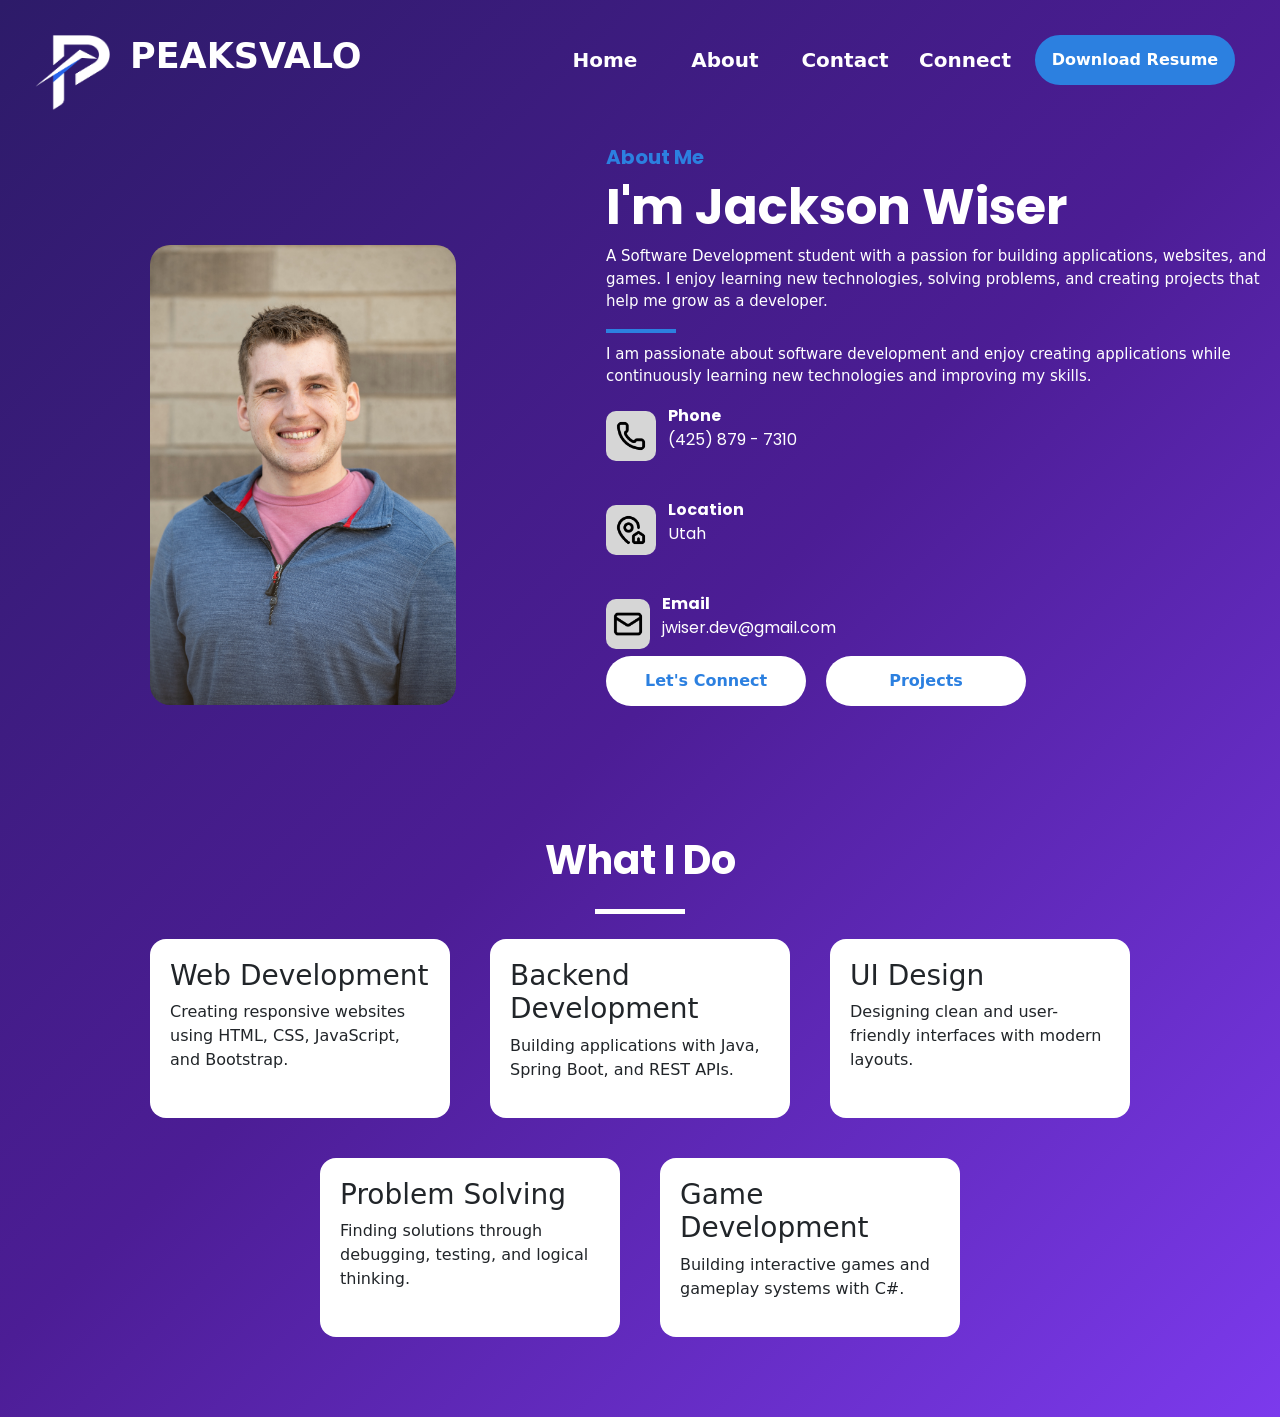
<file: about-page.html>
<!DOCTYPE html>
<html lang="en">

<head>
    <meta charset="UTF-8">
    <meta name="viewport" content="width=device-width, initial-scale=1.0">
    <title>About</title>

    <!-- Bootstrap CSS -->
    <link href="https://cdn.jsdelivr.net/npm/bootstrap@5.3.3/dist/css/bootstrap.min.css" rel="stylesheet">

            <!--Link to fonts-->
    <link rel="preconnect" href="https://fonts.googleapis.com">
    <link href="https://fonts.googleapis.com/css2?family=Poppins:wght@300;400;500;600;700&display=swap" rel="stylesheet">

    <!-- Custom CSS -->
    <link rel="stylesheet" href="AboutPageCSS/body-content.css">
    <link rel="stylesheet" href="AboutPageCSS/bars.css">
    <link rel="stylesheet" href="AboutPageCSS/buttons.css">
    <link rel="stylesheet" href="AboutPageCSS/images.css">
    <link rel="stylesheet" href="AboutPageCSS/bars-responsive.css">
    <link rel="stylesheet" href="AboutPageCSS/images-responsive.css">
    <link rel="stylesheet" href="AboutPageCSS/body-content-responsive.css">
    <link rel="stylesheet" href="AboutPageCSS/buttons-responsive.css">
    <link rel="stylesheet" href="AboutPageCSS/mobile-btn.css">
</head>

<body>

                <!--Container to hold logo and name-->
    <div class="logo-name-container">

        <!--Sends the user home if they click the logo-->
    <a href="index.html">
        <img src="images/PV logo.png" class="PV-logo">
    </a>
        <h1 class="peaks-label">PEAKSVALO</h1>



            <!-- ==== Container for all nav button ==== -->
    <div class="nav-button-container">
        <a href="index.html" class="home-btn">Home</a>
        <a href="about-page.html" class="about-btn">About</a>
        <a href="contact-page.html" class="contact-btn">Contact</a>
        <a href="connect.html" class="connect-btn">Connect</a>
        <button class="download-resume-btn">Download Resume</button>
    
    </div>
    <!--MOBILE button-->
    <button class="hamburger-btn" id="hamburger-btn">
    <span class="icon">
        <svg viewBox="0 0 175 80" width="40" height="40">
            <rect width="80" height="15" fill="#f0f0f0" rx="10"></rect>
            <rect y="30" width="80" height="15" fill="#f0f0f0" rx="10"></rect>
            <rect y="60" width="80" height="15" fill="#f0f0f0" rx="10"></rect>
        </svg>
    </span>
    <span class="text">MENU</span>
</button>

    <!-- Mobile Menu -->
    <div class="mobile-menu">
        <a href="index.html">Home</a>
        <a href="about-page.html">About</a>
        <a href="contact-page.html">Contact</a>
        <a href="connect.html">Connect</a>
    </div>



    </div>




 


    <!-- About Me Section -->
    <div class="text-and-image-container">

        <!-- Profile Image -->
        <img src="images/SelfImage (2).jpeg" class="self-image">

        <!-- About Text Content -->
        <div class="text-content">

            <h1 style="font-size: 20px; font-weight: bold; color: rgb(44, 128, 224); font-family: 'Poppins', sans-serif;">
                About Me
            </h1>

            <h2 style="font-size: 50px; font-weight: bold; font-family: 'Poppins', sans-serif; color: white">
                I'm Jackson Wiser
            </h2>

            <p class="self-description-one" style="color: white">
                A Software Development student with a passion for building
                applications, websites, and games. I enjoy learning new
                technologies, solving problems, and creating projects that
                help me grow as a developer.
            </p>

        <div class="underline-container">
            <div class="underline"></div>
        </div>

            <p style="margin-top: 10px; color: white" class="self-description-two">
                I am passionate about software development and enjoy creating
                applications while continuously learning new technologies and
                improving my skills.
            </p>

            <!-- Contact Info Blocks -->
            <div class="block-container">

                <div class="block-one-container">
                    <div class="block">
                        <img src="images/phoneicon.png" class="icons">
                    </div>

                    <div class="text-container">
                        <p style="font-family: 'Poppins', sans-serif; color: white"><b>Phone</b><br>(425) 879 - 7310</p>
                    </div>
                </div>

                <div class="block-one-container">
                    <div class="block">
                        <img src="images/map.png" class="icons">
                    </div>

                    <div class="text-container">
                        <p style="font-family: 'Poppins', sans-serif; color: white"><b>Location</b><br>Utah</p>
                    </div>
                </div>

                <div class="block-one-container">
                    <div class="block">
                        <img src="images/mail.png" class="icons">
                    </div>

                    <div class="text-container">
                        <p style="font-family: 'Poppins', sans-serif; color: white"><b>Email</b><br>jwiser.dev@gmail.com</p>
                    </div>
                </div>

            </div>
            <!--CONTAINER for responsive-->
        <div class="btn-connect-container">
            <a href="connect.html" class="btn-connect">Let's Connect</a>
            <a href="#" class="projects-btn">Projects</a>
        </div>

        </div>

    </div>

    <!-- What I Do Section -->
    <section class="footer">

        <h1 class="what-i-do-tag">What I Do</h1>

        <div class="center-line">
            <div class="line"></div>
        </div>

        <div class="skills-container">

            <div class="skill-card">
                <h3>Web Development</h3>
                <p>Creating responsive websites using HTML, CSS, JavaScript, and Bootstrap.</p>
            </div>

            <div class="skill-card">
                <h3>Backend Development</h3>
                <p>Building applications with Java, Spring Boot, and REST APIs.</p>
            </div>

            <div class="skill-card">
                <h3>UI Design</h3>
                <p>Designing clean and user-friendly interfaces with modern layouts.</p>
            </div>

            <div class="skill-card">
                <h3>Problem Solving</h3>
                <p>Finding solutions through debugging, testing, and logical thinking.</p>
            </div>

            <div class="skill-card">
                <h3>Game Development</h3>
                <p>Building interactive games and gameplay systems with C#.</p>
            </div>

        </div>

    </section>

    <!-- Hamburger Menu Script -->
    <script>
const burger = document.getElementById("hamburger-btn");
const mobileMenu = document.querySelector(".mobile-menu");

burger.addEventListener("click", () => {
    console.log("clicked");
    mobileMenu.classList.toggle("active");
});
    </script>

</body>

</html>
</file>
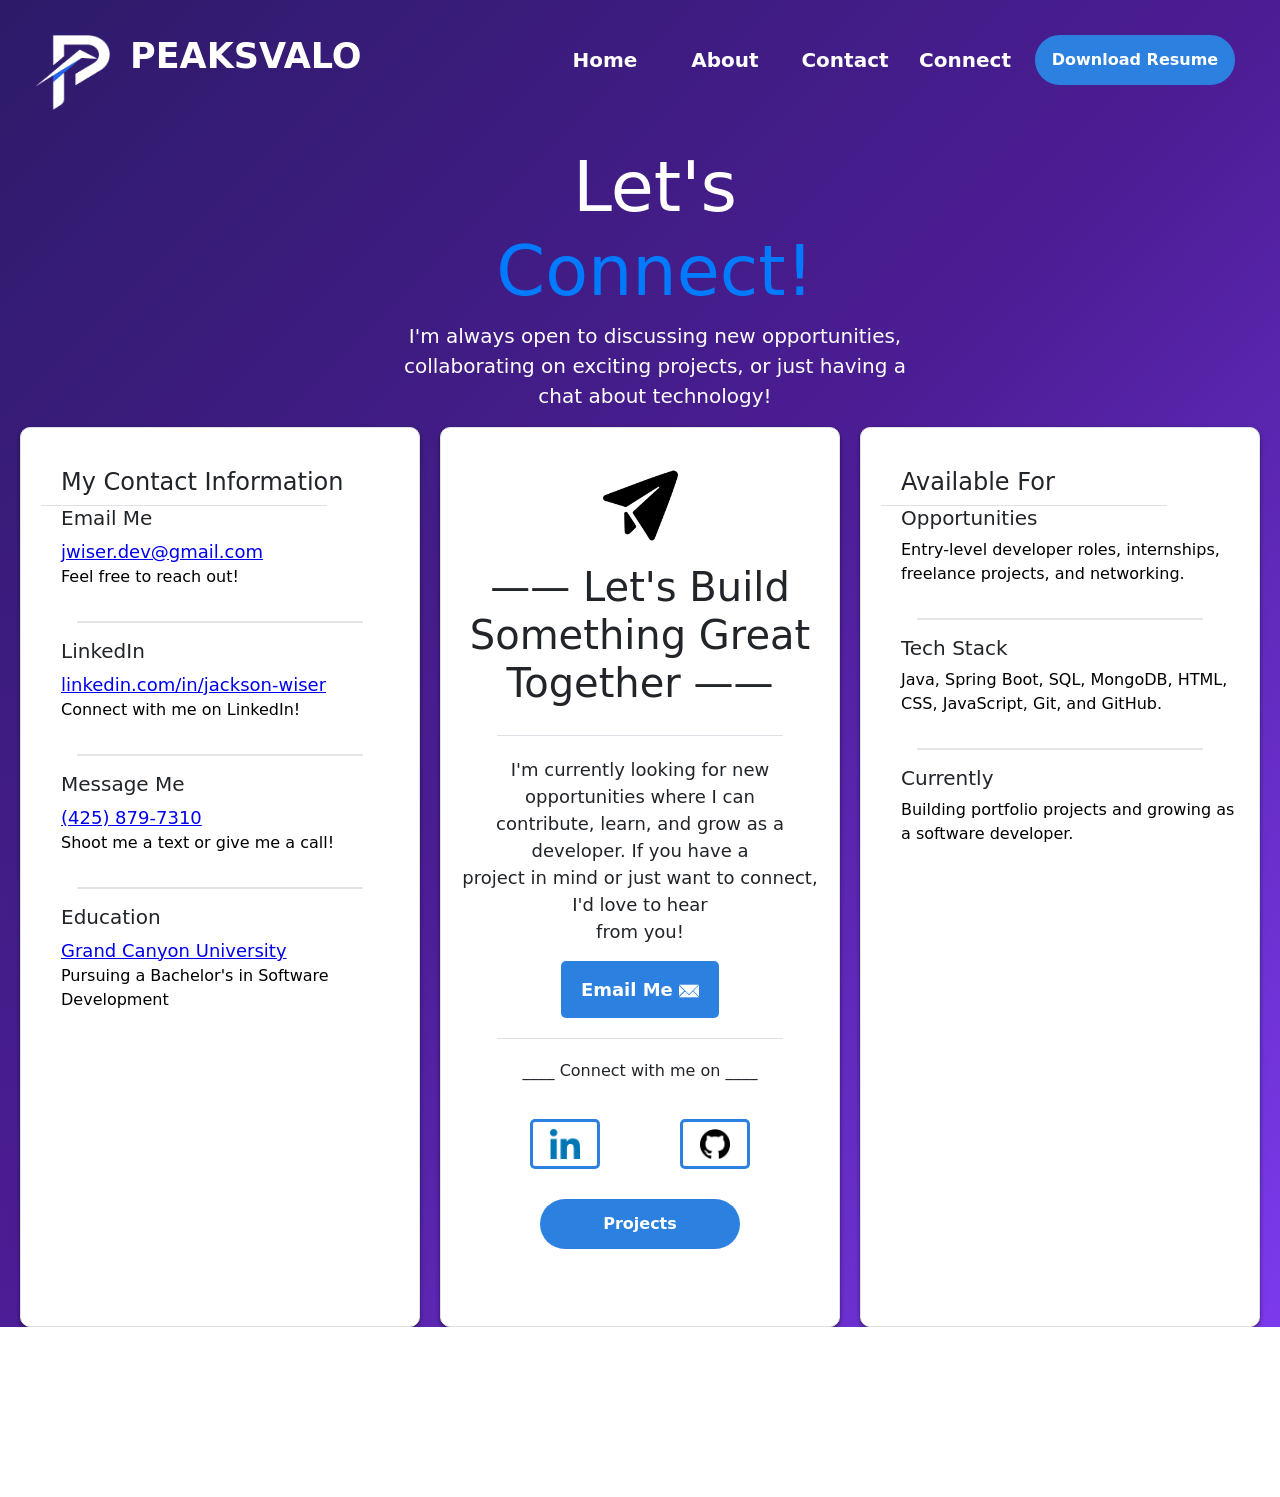
<file: connect.html>
<!DOCTYPE html>
<html lang="en">

<head>
    <meta charset="UTF-8">
    <meta name="viewport" content="width=device-width, initial-scale=1.0">
    <title>Contact</title>


        <!--Linke to fonts-->
    <link rel="preconnect" href="https://fonts.googleapis.com">
    <link href="https://fonts.googleapis.com/css2?family=Poppins:wght@300;400;500;600;700&display=swap" rel="stylesheet">

    <link href="https://cdn.jsdelivr.net/npm/bootstrap@5.3.3/dist/css/bootstrap.min.css" rel="stylesheet">
    <link rel="stylesheet" href="connectCSS/buttons.css">
    <link rel="stylesheet" href="connectCSS/buttons-responsive.css">
    <link rel="stylesheet" href="connectCSS/body-content.css">
    <link rel="stylesheet" href="connectCSS/cards.css">
    <link rel="stylesheet" href="connectCSS/bars.css">
    <link rel="stylesheet" href="connectCSS/cards-responsive.css">
    <link rel="stylesheet" href="connectCSS/body-content-responsive.css">
    <link rel="stylesheet" href="connectCSS/bars-responsive.css">
    <link rel="stylesheet" href="connectCSS/buttons-responsive.css">
    <link rel="stylesheet" href="connectCSS/mobile-btn.css">
</head>

<body>


                <!--Container to hold logo and name-->
    <div class="logo-name-container">

        <!--Sends the user home if they click the logo-->
    <a href="index.html">
        <img src="images/PV logo.png" class="PV-logo">
    </a>
        <h1 class="peaks-label">PEAKSVALO</h1>



            <!-- ==== Container for all nav button ==== -->
    <div class="nav-button-container">
        <a href="index.html" class="home-btn">Home</a>
        <a href="about-page.html" class="about-btn">About</a>
        <a href="contact-page.html" class="contact-btn">Contact</a>
        <a href="connect.html" class="connect-btn">Connect</a>
        <button class="download-resume-btn">Download Resume</button>
    
    </div>
    <!--MOBILE button-->
    <button class="hamburger-btn" id="hamburger-btn">
    <span class="icon">
        <svg viewBox="0 0 175 80" width="40" height="40">
            <rect width="80" height="15" fill="#f0f0f0" rx="10"></rect>
            <rect y="30" width="80" height="15" fill="#f0f0f0" rx="10"></rect>
            <rect y="60" width="80" height="15" fill="#f0f0f0" rx="10"></rect>
        </svg>
    </span>
    <span class="text">MENU</span>
</button>

    <!-- Mobile Menu -->
    <div class="mobile-menu">
        <a href="index.html">Home</a>
        <a href="about-page.html">About</a>
        <a href="contact-page.html">Contact</a>
        <a href="connect.html">Connect</a>
    </div>



    </div>




    <div class="text-header">
        <h1 style="padding-left: 30px; font-size: 70px; color: white;">
            Let's<br>
            <span style="color: #007bff;">Connect!</span>
        </h1>

        <p style="padding-left: 30px; font-size: 20px; font-weight: 100; color: white" class="connect-description;">
            I'm always open to discussing new opportunities,<br>
            collaborating on exciting projects, or just having a<br>
            chat about technology!
        </p>
    </div>

    <div class="body-content">

        <div class="card-content">

            <!-- LEFT CARD -->
            <div class="card">

                <h1 style="padding-left: 20px; font-size: 24px;">My Contact Information</h1>
                <div class="divider"></div>

                <div class="contact-item">
                
                    <h3 style="padding-left: 20px; font-size: 20px;">Email Me</h3>
                    <a href="mailto:jwiser.dev@gmail.com" class="email-subtag" style="padding-left: 20px;">
                        jwiser.dev@gmail.com
                    </a>
                    <p style="color: black; font-weight: 100; padding-left: 20px;">Feel free to reach out!</p>
                </div>

                <div class="divider-container" style="display: flex; justify-content: center; align-items: center;">
                    <hr style="border: 1px solid #94979b; width: 80%;">
                </div>

                <div class="contact-item">
                    <h3 style="padding-left: 20px; font-size: 20px;">LinkedIn</h3>
                    <a href="https://www.linkedin.com/in/jackson-wiser-9a13a2256/" target="_blank" class="linkedin-subtag" style="padding-left: 20px;">
                        linkedin.com/in/jackson-wiser
                    </a>
                    <p style="color: black; font-weight: 100; padding-left: 20px;">Connect with me on LinkedIn!</p>
                </div>

                <div class="divider-container" style="display: flex; justify-content: center; align-items: center;">
                    <hr style="border: 1px solid #94979b; width: 80%;">
                </div>

                <div class="contact-item">
                    <h3 style="padding-left: 20px; font-size: 20px;">Message Me</h3>
                    <a href="tel:4258797310" class="phone-subtag" style="padding-left: 20px;">
                        (425) 879-7310
                    </a>
                    <p style="color: black; font-weight: 100; padding-left: 20px;">Shoot me a text or give me a call!</p>
                </div>

                <div class="divider-container" style="display: flex; justify-content: center; align-items: center;">
                    <hr style="border: 1px solid #94979b; width: 80%;">
                </div>

                <div class="contact-item">
                    <h3 style="padding-left: 20px; font-size: 20px;">Education</h3>
                    <a href="https://www.gcu.edu/" target="_blank" class="education-subtag" style="padding-left: 20px;">
                        Grand Canyon University
                    </a>
                    <p style="color: black; font-weight: 100; padding-left: 20px;">
                        Pursuing a Bachelor's in Software Development
                    </p>
                </div>

            </div>

            <!-- MIDDLE CARD -->
            <div class="main-card-content">

                <div class="main-card">

                    <img src="images/paper-plane.png" alt="Paper Plane Image" class="paper-plane-image">

                    <h1 class="sub-text"><span class="em-dash">——</span> Let's Build Something Great Together <span class="em-dash">——</span></h1>

                    <div class="divider" style="margin: 20px 0;"></div>

                    <p style="font-size: 18px; font-weight: 100; text-align: center;">
                        I'm currently looking for new opportunities where I can<br>
                        contribute, learn, and grow as a developer. If you have a<br>
                        project in mind or just want to connect, I'd love to hear<br>
                        from you!
                    </p>

                    <a href="mailto:jwiser.dev@gmail.com" class="btn-email">
                        Email Me
                        <img src="images/white-email.png" alt="Email Icon" class="email-icon" width="20" height="20">
                    </a>

                    <div class="divider" style="margin: 20px 0;"></div>

                    <p>____ Connect with me on ____</p>

                    <div class="social-container">

                        <a href="https://www.linkedin.com/in/jackson-wiser-9a13a2256/" target="_blank" class="linkedin">
                            <img src="images/linkedin.png" alt="LinkedIn">

          
                            <div>
                                <b class="linkedin-text">LinkedIn</b>
                                <p class="connect-text">Let's Connect</p>
                            </div>
                        </a>

                        <a href="https://github.com/PeakValo05" target="_blank" class="github">
                            <img src="images/github.png" alt="GitHub">

                            <div>
                                <b class="github-text">GitHub</b>
                                <p class="connect-text">Let's Connect</p>
                            </div>
                        </a>
                    </div>

                    <!--Projects button-->
                    <button class="projects-btn">Projects</button>
                </div>

            </div>

            

            <!-- RIGHT CARD -->
            <div class="card">

                <h1 style="padding-left: 20px; font-size: 24px;">Available For</h1>
                <div class="divider"></div>

                <div class="contact-item">
                    <h3 style="padding-left: 20px; font-size: 20px;">Opportunities</h3>
                    <p style="color: black; font-weight: 100; padding-left: 20px;">
                        Entry-level developer roles, internships, freelance projects, and networking.
                    </p>
                </div>

                <div class="divider-container" style="display: flex; justify-content: center; align-items: center;">
                    <hr style="border: 1px solid #94979b; width: 80%;">
                </div>

                <div class="contact-item">
                    <h3 style="padding-left: 20px; font-size: 20px;">Tech Stack</h3>
                    <p style="color: black; font-weight: 100; padding-left: 20px;">
                        Java, Spring Boot, SQL, MongoDB, HTML, CSS, JavaScript, Git, and GitHub.
                    </p>
                </div>

                <div class="divider-container" style="display: flex; justify-content: center; align-items: center;">
                    <hr style="border: 1px solid #94979b; width: 80%;">
                </div>

                <div class="contact-item">
                    <h3 style="padding-left: 20px; font-size: 20px;">Currently</h3>
                    <p style="color: black; font-weight: 100; padding-left: 20px;">
                        Building portfolio projects and growing as a software developer.
                    </p>
                </div>

            </div>

        </div>

        <!-- FOOTER -->
        <div class="footer">
            <div class="quote-footer">

                <div class="block-container">
                    <div class="block-quote">
                        <img src="images/quote.png" class="quote-icon" alt="Quote Icon">
                    </div>
                </div>

                <p style="font-style: italic; margin: 0;">
                    "The only way to do great work is to love what you do."
                </p>

                <p style="margin: 0;">- Steve Jobs</p>

            </div>
        </div>

    </div>

    <!-- Hamburger Menu Script -->
    <script>
        const burger = document.getElementById("hamburger-btn");
        const mobileMenu = document.querySelector(".mobile-menu");

        burger.addEventListener("click", () => {
        console.log("clicked");
        mobileMenu.classList.toggle("active");
});
    </script>


</body>

</html>
</file>
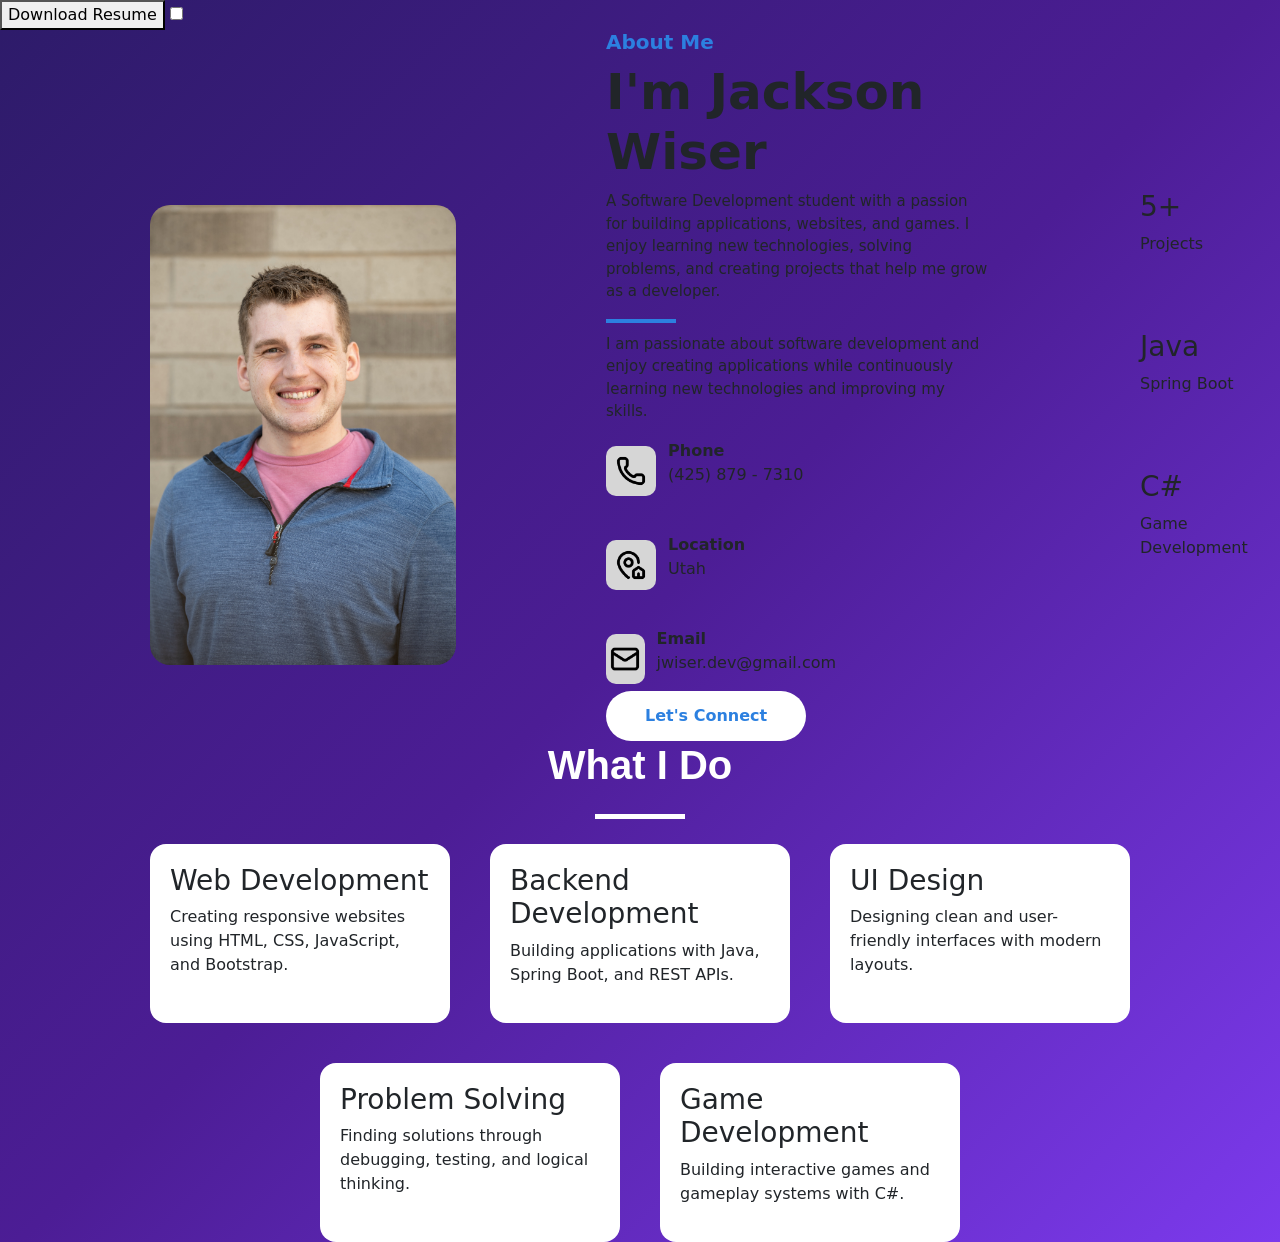
<file: HTML/about-page.html>
<!DOCTYPE html>
<html lang="en">

<head>
    <meta charset="UTF-8">
    <meta name="viewport" content="width=device-width, initial-scale=1.0">
    <title>About</title>

    <!-- Bootstrap CSS -->
    <link href="https://cdn.jsdelivr.net/npm/bootstrap@5.3.3/dist/css/bootstrap.min.css" rel="stylesheet">

    <!-- Custom CSS -->
    <link rel="stylesheet" href="/AboutPageCSS/body-content.css">
    <link rel="stylesheet" href="/AboutPageCSS/bars.css">
    <link rel="stylesheet" href="/AboutPageCSS/buttons.css">
    <link rel="stylesheet" href="/AboutPageCSS/images.css">
    <link rel="stylesheet" href="/AboutPageCSS/bars-responsive.css">
    <link rel="stylesheet" href="/AboutPageCSS/images-responsive.css">
    <link rel="stylesheet" href="/AboutPageCSS/body-content-responsive.css">
</head>

<body>

    <!-- Top Navigation Bar -->
    <div class="top-bar-nav">
        <button class="download-resume">Download Resume</button>

        <label for="burger" class="burger">
            <input id="burger" type="checkbox">
            <span></span>
            <span></span>
            <span></span>
        </label>
    </div>

    <!-- Mobile Navigation Menu -->
    <div class="mobile-menu">
        <a href="home-page.html">Home</a>
        <a href="about-page.html">About</a>
        <a href="#">Projects</a>
        <a href="contact-page.html">Contact</a>
    </div>

    <!-- About Me Section -->
    <div class="text-and-image-container">

        <!-- Profile Image -->
        <img src="/images/SelfImage (2).jpeg" class="self-image">

        <!-- About Text Content -->
        <div class="text-content">

            <h1 style="font-size: 20px; font-weight: bold; color: rgb(44, 128, 224)">
                About Me
            </h1>

            <h2 style="font-size: 50px; font-weight: bold;">
                I'm Jackson Wiser
            </h2>

            <p class="self-description-one">
                A Software Development student with a passion for building
                applications, websites, and games. I enjoy learning new
                technologies, solving problems, and creating projects that
                help me grow as a developer.
            </p>

            <div class="underline"></div>

            <p style="margin-top: 10px;" class="self-description-two">
                I am passionate about software development and enjoy creating
                applications while continuously learning new technologies and
                improving my skills.
            </p>

            <!-- Contact Info Blocks -->
            <div class="block-container">

                <div class="block-one-container">
                    <div class="block">
                        <img src="/images/phoneicon.png" class="icons">
                    </div>

                    <div class="text-container">
                        <p><b>Phone</b><br>(425) 879 - 7310</p>
                    </div>
                </div>

                <div class="block-one-container">
                    <div class="block">
                        <img src="/images/map.png" class="icons">
                    </div>

                    <div class="text-container">
                        <p><b>Location</b><br>Utah</p>
                    </div>
                </div>

                <div class="block-one-container">
                    <div class="block">
                        <img src="/images/mail.png" class="icons">
                    </div>

                    <div class="text-container">
                        <p><b>Email</b><br>jwiser.dev@gmail.com</p>
                    </div>
                </div>

            </div>

            <a href="connect.html" class="btn-connect">Let's Connect</a>

        </div>

        <!-- Stats Section -->
        <div class="stats-container">

            <div class="stat-card">
                <h3>5+</h3>
                <p>Projects</p>
            </div>

            <div class="stat-card">
                <h3>Java</h3>
                <p>Spring Boot</p>
            </div>

            <div class="stat-card">
                <h3>C#</h3>
                <p>Game Development</p>
            </div>

        </div>

    </div>

    <!-- What I Do Section -->
    <section class="sub-header">

        <h1 class="what-i-do-tag">What I Do</h1>

        <div class="center-line">
            <div class="line"></div>
        </div>

        <div class="skills-container">

            <div class="skill-card">
                <h3>Web Development</h3>
                <p>Creating responsive websites using HTML, CSS, JavaScript, and Bootstrap.</p>
            </div>

            <div class="skill-card">
                <h3>Backend Development</h3>
                <p>Building applications with Java, Spring Boot, and REST APIs.</p>
            </div>

            <div class="skill-card">
                <h3>UI Design</h3>
                <p>Designing clean and user-friendly interfaces with modern layouts.</p>
            </div>

            <div class="skill-card">
                <h3>Problem Solving</h3>
                <p>Finding solutions through debugging, testing, and logical thinking.</p>
            </div>

            <div class="skill-card">
                <h3>Game Development</h3>
                <p>Building interactive games and gameplay systems with C#.</p>
            </div>

        </div>

    </section>

    <!-- Hamburger Menu Script -->
    <script>
        const burger = document.getElementById("burger");
        const mobileMenu = document.querySelector(".mobile-menu");

        burger.addEventListener("change", () => {
            mobileMenu.classList.toggle("active");
        });
    </script>

</body>

</html>
</file>
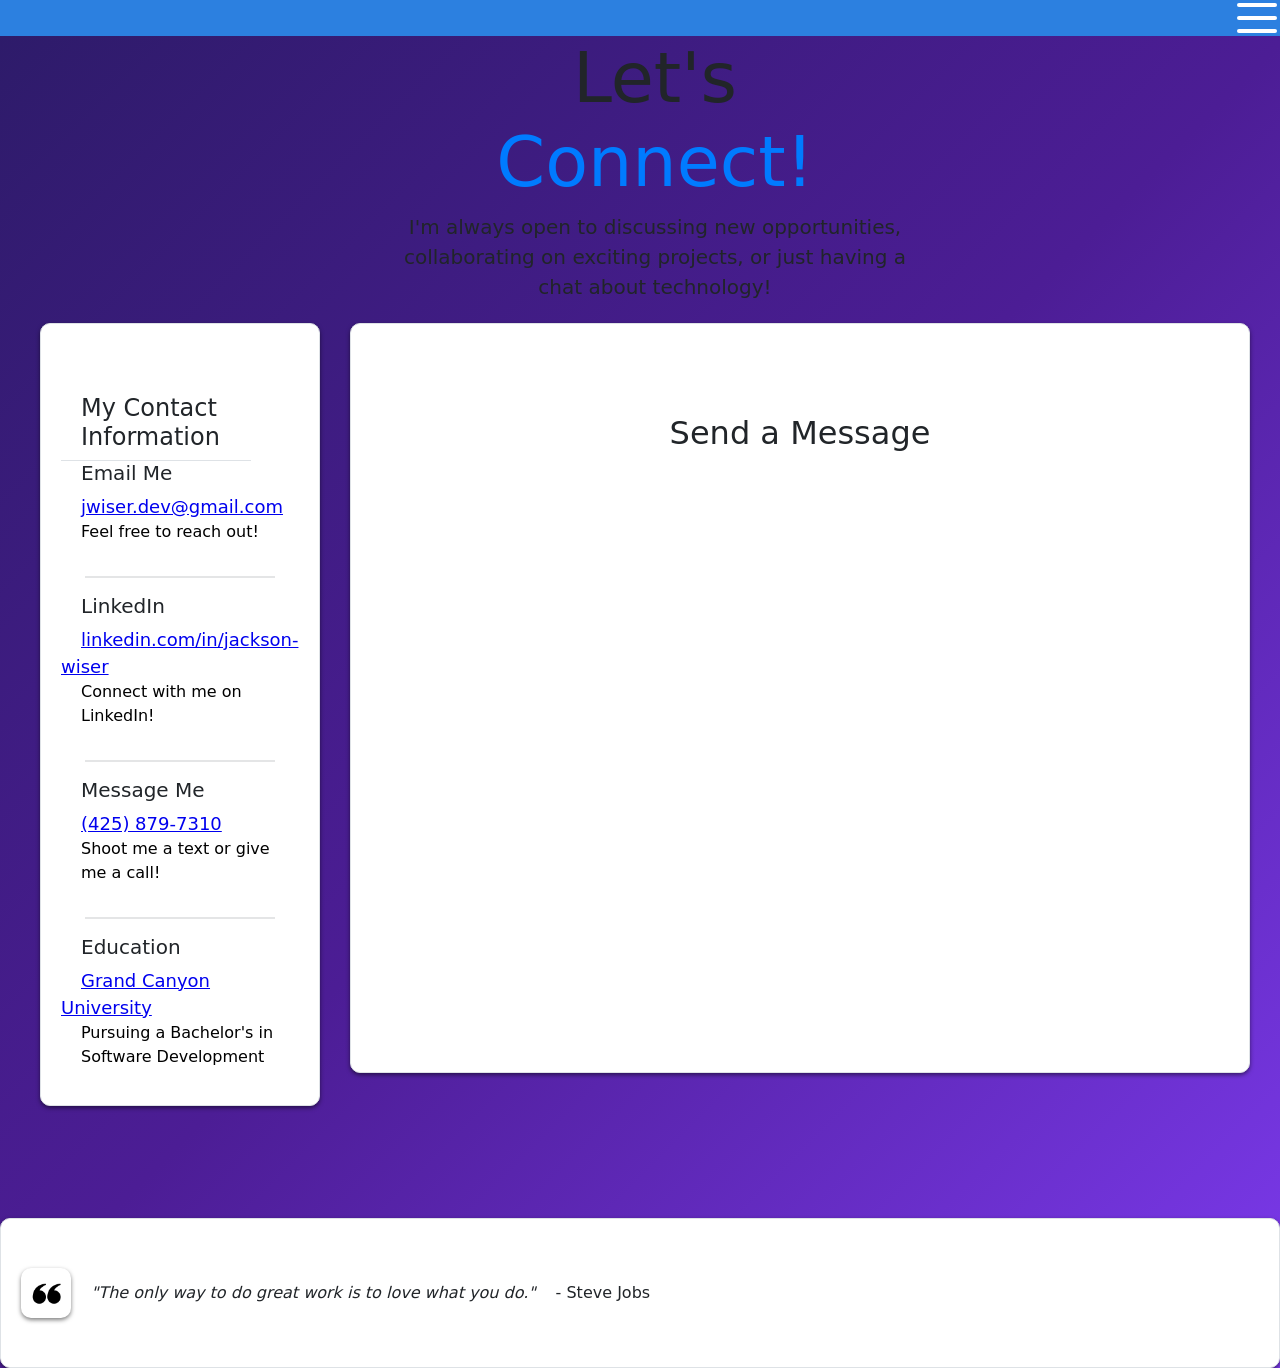
<file: HTML/connect.html>
<!DOCTYPE html>
<html lang="en">

<head>
    <meta charset="UTF-8">
    <meta name="viewport" content="width=device-width, initial-scale=1.0">
    <title>Contact</title>

    <link href="https://cdn.jsdelivr.net/npm/bootstrap@5.3.3/dist/css/bootstrap.min.css" rel="stylesheet">

    <link rel="stylesheet" href="/connectCSS/buttons.css">
    <link rel="stylesheet" href="/connectCSS/buttons-responsive.css">
    <link rel="stylesheet" href="/connectCSS/body-content.css">
    <link rel="stylesheet" href="/connectCSS/cards.css">
    <link rel="stylesheet" href="/connectCSS/bars.css">
</head>

<body>

    <div class="top-bar-nav">
        <label for="burger" class="burger">
            <input id="burger" type="checkbox">
            <span></span>
            <span></span>
            <span></span>
        </label>
    </div>

    <div class="mobile-menu">
        <a href="home-page.html">Home</a>
        <a href="about-page.html">About</a>
        <a href="#">Projects</a>
        <a href="contact-page.html">Contact</a>
    </div>

    <div class="text-header">
        <h1 style="padding-left: 30px; font-size: 70px;">
            Let's<br>
            <span style="color: #007bff;">Connect!</span>
        </h1>

        <p style="padding-left: 30px; font-size: 20px; font-weight: 100;">
            I'm always open to discussing new opportunities,<br>
            collaborating on exciting projects, or just having a<br>
            chat about technology!
        </p>
    </div>

    <div class="body-content">

        <div class="card-content">
            

            <div class="card">

                <h1 style="padding-left: 20px; font-size: 24px;">My Contact Information</h1>
                <div class="divider">
                    
                </div>

                <div class="contact-item">

    
                    <!--Link to my Email-->
                    <h3 style="padding-left: 20px; font-size: 20px;">Email Me</h3>
                    <a href="mailto:jwiser.dev@gmail.com" class="email-subtag" style="padding-left: 20px;">jwiser.dev@gmail.com</a>
                    <p style="color: black; font-weight: 100; padding-left: 20px;">Feel free to reach out!</p>
                 
                        
               
                </div>

                
                <div class="divider-container" style="display: flex; justify-content: center; align-items: center;">
                <hr style="border: 1px solid #94979b; width: 80%;">
                </div>

                <div class="contact-item">
                    <!--Link to my LinkedIn-->
                    <h3 style="padding-left: 20px; font-size: 20px;">LinkedIn</h3>
                    <a href="https://www.linkedin.com/in/jackson-wiser-9a13a2256/" target="_blank" class="linkedin-subtag" style="padding-left: 20px;">linkedin.com/in/jackson-wiser</a>
                    <p style="color: black; font-weight: 100; padding-left: 20px;">Connect with me on LinkedIn!</p>
                </div>

                <div class="divider-container" style="display: flex; justify-content: center; align-items: center;">
                    <hr style="border: 1px solid #94979b; width: 80%;">
                </div>

                <div class="contact-item">
                    <!--Link to my Phone Number-->
                    <h3 style="padding-left: 20px; font-size: 20px;">Message Me</h3>
                    <a href="tel:(425) 879-7310" class="phone-subtag" style="padding-left: 20px;">(425) 879-7310</a>
                    <p style="color: black; font-weight: 100; padding-left: 20px;" style="padding-left: 20px;">Shoot me a text or give me a call!</p>
                </div>

                <div class="divider-container" style="display: flex; justify-content: center; align-items: center;">
                    <hr style="border: 1px solid #94979b; width: 80%;">
                </div>

                <div class="contact-item">
                    <h3 style="padding-left: 20px; font-size: 20px;">Education</h3>
                    <!--Link to the GCU Website-->
                    <a href="https://www.gcu.edu/" target="_blank" class="education-subtag" style="padding-left: 20px;">Grand Canyon University</a>
                    <p style="color: black; font-weight: 100; padding-left: 20px;">
                        Pursuing a Bachelor's in Software Development
                    </p>
                </div>

            </div>

            <div class="main-card-content">
            <div class="main-card">
                <h2 style="padding: 20px;">Send a Message</h2>
            </div>
            </div>

        </div>

    </div>

    <div class="footer">
        <div class="quote-footer">

            <div class="block-container">
                <div class="block-quote">
                    <img src="/images/quote.png" class="quote-icon">
                </div>
            </div>

            <p style="font-style: italic; margin: 0;">
                "The only way to do great work is to love what you do."
            </p>

            <p style="margin: 0;">- Steve Jobs</p>

        </div>
    </div>

    <script>
        const burger = document.getElementById("burger");
        const mobileMenu = document.querySelector(".mobile-menu");

        burger.addEventListener("change", () => {
            mobileMenu.classList.toggle("active");
        });
    </script>

</body>

</html>
</file>
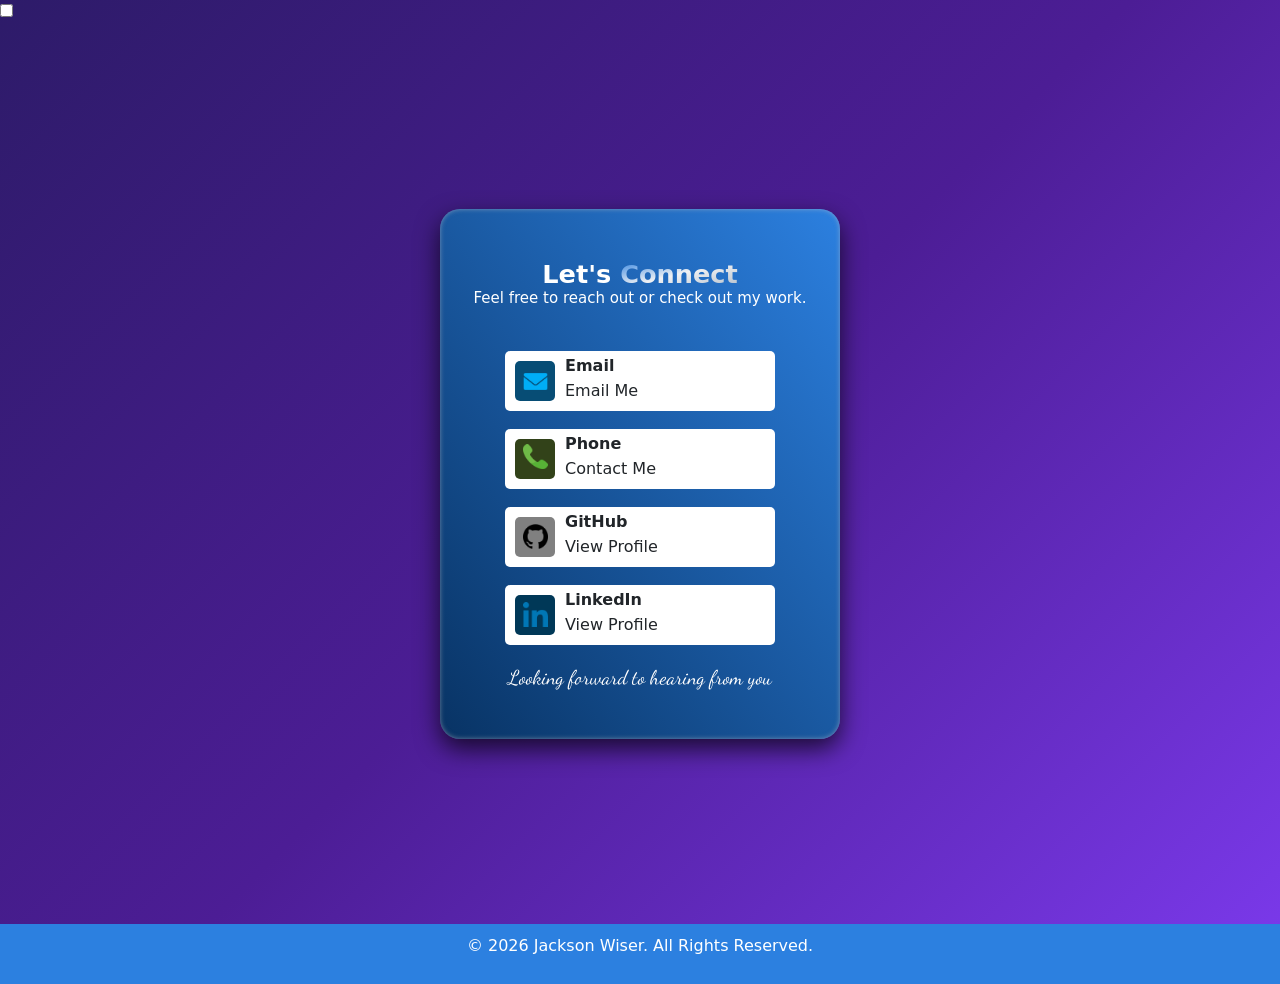
<file: HTML/contact-page.html>
<!DOCTYPE html>
<html lang="en">

<head>
    <meta charset="UTF-8">
    <meta name="viewport" content="width=device-width, initial-scale=1.0">
    <title>Contact</title>

    <!-- Bootstrap -->
    <link href="https://cdn.jsdelivr.net/npm/bootstrap@5.3.3/dist/css/bootstrap.min.css" rel="stylesheet">

    <!-- Custom CSS -->
    <link rel="stylesheet" href="/ContactPageCSS/body-content.css">
    <link rel="stylesheet" href="/ContactPageCSS/cards.css">
    <link rel="stylesheet" href="/ContactPageCSS/images.css">
    <link rel="stylesheet" href="/ContactPageCSS/buttons.css">
    <link rel="stylesheet" href="/ContactPageCSS/bars.css">
    <link rel="stylesheet" href="/ContactPageCSS/cards-responsive.css">

    <!-- Fonts -->
    <link href="https://fonts.googleapis.com/css2?family=Allura&display=swap" rel="stylesheet">
    <link href="https://fonts.googleapis.com/css2?family=Dancing+Script&display=swap" rel="stylesheet">
</head>

<body>

    <!-- Top Navigation Bar -->
    <div class="top-bar-nav">

        <!-- Hamburger Menu Button -->
        <label for="burger" class="burger">
            <input id="burger" type="checkbox">
            <span></span>
            <span></span>
            <span></span>
        </label>

    </div>

    <!-- Mobile Navigation Menu -->
    <div class="mobile-menu">
        <a href="home-page.html">Home</a>
        <a href="about-page.html">About</a>
        <a href="#">Projects</a>
        <a href="contact-page.html">Contact</a>
    </div>

    <!-- Main Contact Section -->
    <div class="card-content">

        <div class="contact-card">

            <!-- Header -->
            <h1 class="header">
                Let's <span class="connect-header">Connect</span>

                <p class="sub-tag">
                    Feel free to reach out or check out my work.
                </p>
            </h1>

            <!-- Email Card -->
            <a href="mailto:jwiser.dev@gmail.com"
               target="_blank"
               class="card-one">

                <div class="circle">
                    <img src="/images/message.png" class="email-img">
                </div>

                <div class="text-wrap">
                    <p class="linkedin-tag" style="padding-left: 10px; font-weight: bold;">
                        Email
                    </p>

                    <p style="padding-left: 10px;">
                        Email Me
                    </p>
                </div>

            </a>

            <!-- Phone Card -->
            <a href="tel:4258797310"
               target="_blank"
               class="card-one">

                <div class="circle-two">
                    <img src="/images/call.png" class="phone-img">
                </div>

                <div class="text-wrap">
                    <p class="linkedin-tag" style="padding-left: 10px; font-weight: bold;">
                        Phone
                    </p>

                    <p style="padding-left: 10px;">
                        Contact Me
                    </p>
                </div>

            </a>

            <!-- GitHub Card -->
            <a href="https://github.com/PeakValo05"
               target="_blank"
               class="card-one">

                <div class="circle-three">
                    <img src="/images/github.png" class="linkedin-img">
                </div>

                <div class="text-wrap">
                    <p class="linkedin-tag" style="padding-left: 10px; font-weight: bold;">
                        GitHub
                    </p>

                    <p style="padding-left: 10px;">
                        View Profile
                    </p>
                </div>

            </a>

            <!-- LinkedIn Card -->
            <a href="https://www.linkedin.com/in/jackson-wiser-9a13a2256/"
               target="_blank"
               class="card-one">

                <div class="circle-four">
                    <img src="/images/linkedin.png" class="linkedin-img">
                </div>

                <div class="text-wrap">
                    <p class="linkedin-tag" style="padding-left: 10px; font-weight: bold;">
                        LinkedIn
                    </p>

                    <p style="padding-left: 10px;">
                        View Profile
                    </p>
                </div>

            </a>

            <!-- Closing Message -->
            <p style="color: white; font-family: 'Dancing Script', cursive; font-size: 20px;">
                Looking forward to hearing from you
            </p>

        </div>

    </div>

    <!-- Footer -->
    <div class="sub-header">
        <p class="notice-label">
            © 2026 Jackson Wiser. All Rights Reserved.
        </p>
    </div>

    <!-- Hamburger Menu Script -->
    <script>
        const burger = document.getElementById("burger");
        const mobileMenu = document.querySelector(".mobile-menu");

        burger.addEventListener("change", () => {
            mobileMenu.classList.toggle("active");
        });
    </script>

</body>

</html>
</file>
<file: AboutPageCSS/body-content.css>
body {
    margin: 0;
    min-height: 100vh;

    background: linear-gradient(
        135deg,
    #2d1b69,
    #4c1d95,
    #7c3aed
);
}



.underline{
    width: 70px;
    background-color: rgb(44, 128, 224);
    height: 4px;
}

.block-container{
    gap: 40px;
    display: flex;
   
}
.block{
    width: 50px;
    border-radius: 10px;
    display: flex;
    justify-content: center;
    align-items: center;
    height: 50px;
    background-color: rgb(214, 214, 214);
}
.block-one-container{
    display: flex;
    gap: 10px;
}
/* Line under the "What I Do" text */
.line{
    width: 90px;
    height: 5px;
    background-color: white;
    margin-bottom: 25px;
}

/* Center the line */
.center-line{
    display: flex;
    justify-content: center;
}

.self-description-one, .self-description-two{
    font-size: 20px;
}
</file>
<file: AboutPageCSS/bars.css>
/* Container */
.footer {
    width: 100%;
    background-color: none;
    padding: 80px 20px;
    margin-top: 50px;
}
/* Header displayed on the footer */
.what-i-do-tag {
    text-align: center;
    color: white;
    font-family: 'Poppins', sans-serif;
    margin-bottom: 25px;
    font-weight: bold;
    
}
/* Container to hold the skills */
.skills-container {
    display: flex;
    justify-content: center;
    gap: 40px;
    flex-wrap: wrap;
}
/* Each skill card */
.skill-card {
    background: white;
    padding: 20px;
    border-radius: 16px;
    width: 300px;
}

/* Container to hold personal logo and name */
.peaks-label{
    color: rgb(255, 255, 255);
    font-size: 35px;
    font-weight: bold;
}
/* PV logo's height and width */
.PV-logo{
    width: 75px;
    height: 75px;
    transition: all ease 0.1s;
    cursor: pointer;
}

/* Hover effect on the PV logo */
.PV-logo:hover{
    scale: 1.1;
}
.logo-name-container{
    display: flex;
    flex-direction: row;
    gap: 20px;
    padding: 35px;
    
}
</file>
<file: AboutPageCSS/buttons.css>
.download-resume:active {
    transform: translateY(0);
}

.btn-connect-container{
    display: flex;
    gap: 20px;
    align-items: center;
   
    
}



/* Container for all nav buttons */
.nav-button-container{
    display: flex;
    margin-left: auto;
    gap: 60px;
    padding-right: 200px;
   
}
.about-btn, .connect-btn, .contact-btn, .home-btn{
    font-size: 20px;
    font-weight: bold;
    background-color: none;
    width: 100px;
    height: 50px;
    line-height: 50px;
    text-align: center;
    border-radius: 15px;
    color: rgb(255, 255, 255);
    text-decoration: none;
    transition: transform 0.4s ease, background-color 0.4s ease;
    cursor: pointer;

}
/* HOVER EFFECT for the NAV BUTTONS */
.about-btn:hover, .connect-btn:hover, .contact-btn:hover, .home-btn:hover{
    background: rgba(255,255,255,0.20);
    color: rgb(255, 255, 255)
    
}
.download-resume-btn{
    width: 200px;
    height: 50px;
    border-radius: 25px;
    border: 2px solid rgb(44, 128, 224);
    color: rgb(44, 128, 224);
    transition: all 0.4s ease;
    background-color: rgb(44, 128, 224);
    color: white;
    font-weight: bold;
}
.download-resume-btn:hover{
    border-radius: 0px;
    border: solid white 2px;
    box-shadow: 0 8px 20px rgba(0, 0, 0, 0.15);
    background-color: transparent;
}


/* MOBILE menu styling */
.mobile-menu{
    position: absolute;
    top: 90px;
    right: 20px;

    min-width: 220px;

    background: rgba(255,255,255,0.12);
    backdrop-filter: blur(20px);

    border: 1px solid rgba(255,255,255,0.2);
    border-radius: 16px;

    padding: 15px;

    display: flex;
    flex-direction: column;
    gap: 8px;

    opacity: 0;
    visibility: hidden;
    transform: translateY(-15px);

    box-shadow: 0 10px 30px rgba(0,0,0,0.25);

    transition: all 0.3s ease;
}
/* TEXT styles within the form */
.mobile-menu a{
    font-weight: bold;
    color: rgb(0, 0, 0);
    text-decoration: none;
    display: block;
}
.mobile-menu a:hover{
    transform: translateX(5px);
    color: rgb(44, 128, 224);
}

.mobile-menu.active{
    opacity: 1;
    visibility: visible;
    transform: translateY(0);
}

/* Project button styling */
.projects-btn,
.btn-connect {
    display: inline-flex;
    align-items: center;
    justify-content: center;

    width: 200px;
    height: 50px;
    border-radius: 25px;
    border: 2px solid transparent;
    text-decoration: none;
    transition: all 0.4s ease;
    background-color: rgb(255, 255, 255);
    color: rgb(44, 128, 224);
    font-weight: bold;
}
/* Project button hover effect */
.projects-btn:hover, .btn-connect:hover{
    border-radius: 0px;
    color: rgb(255, 255, 255);
    border: solid rgb(255, 255, 255) 2px;
    box-shadow: 0 8px 20px rgba(0, 0, 0, 0.15);
    background-color: transparent;
}
</file>
<file: AboutPageCSS/images.css>
.icons{
    width: 30px;
    height: 30px;
}
.self-image{
    object-fit: cover;
    width: 400px;
    height: 460px;
    margin-left: 150px;
    margin-top: 100px;
    border-radius: 20px;
}
.text-and-image-container{
    display: flex;
    align-items: center;
    gap: 150px;
   
}
</file>
<file: AboutPageCSS/bars-responsive.css>
@media (max-width: 768px) {
    .sub-header {
        margin-top: 50px;
        padding: 60px 20px;
  
    }

    .skill-card {
        width: 100%;
        max-width: 320px;
    }
}
</file>
<file: AboutPageCSS/images-responsive.css>
@media (max-width: 768px) {

    .text-and-image-container {
        flex-direction: column;
        gap: 40px;
        text-align: center;
    }

    .self-image {
        width: 90%;
        max-width: 300px;
        height: auto;

        margin-left: 0;
        margin-top: 40px;
    }

}
</file>
<file: AboutPageCSS/body-content-responsive.css>
/* MacBook / smaller laptops */
@media (max-width: 1450px) {


    .block-container {
        flex-direction: column;
        align-items: left;
        gap: 30px;
    }

    .block-one-container {
        align-items: center;
        justify-content: flex-start;
        gap: 12px;
        width: 230px;
    }

    .stats-container {
        flex-direction: row;
        justify-content: center;
        align-items: center;
        flex-wrap: wrap;
        padding-right: 0;
        gap: 20px;
        margin-top: 30px;
    }

    .stat-card {
        width: 140px;
        height: 140px;
    }

    .self-description-one,
    .self-description-two {
        font-size: 15px;
    }

}




/* Phones */
@media (max-width: 768px) {
    .stat-card {
        width: 120px;
        height: 120px;
    }

    .block-container {
        gap: 15px;
        padding-left: 10px;
    }

    .block {
        width: 45px;
        height: 45px;
    }
            .btn-connect {
        display: inline-block;
        margin-top: 20px;

}
    .underline-container{
        display: flex;
        justify-content: center;
    }
    .btn-connect-container{
        display: flex;
        justify-content: center;
    }
}
</file>
<file: AboutPageCSS/buttons-responsive.css>
.hamburger-btn{
    display: none !important;
}


/* Change the distance between the nav buttons for laptop view */
@media(max-width: 1500px){
    .nav-button-container{
        gap: 20px;
        display: flex;
        padding-right: 10px;
    }
}



@media (max-width: 1200px){
    .nav-button-container{
        display: none !important;
    }

    .hamburger-btn{
        display: flex !important;
        margin-left: auto !important;
        position: relative;
        z-index: 9999;
        font-size: 10px;

    }
    .hamburger-btn:hover {
        box-shadow: 0 0 20px 0px #2e2e2e3a;
}

    .hamburger-btn .icon {
        position: absolute;
        height: 40px;
        width: 70px;
        display: flex;
        justify-content: center;
        align-items: center;
        transition: all 0.5s;
}

    .hamburger-btn .text {
        transform: translateX(55px);
}

    .hamburger-btn:hover .icon {
         width: 175px;
}

    .hamburger-btn:hover .text {
        transition: all 0.5s;
        opacity: 0;
}

    .hamburger-btn:focus {
        outline: none;
}

    .hamburger-btn:active .icon {
        transform: scale(0.85);
}
    .mobile-menu.active{
        display: flex;
    flex-direction: column;
}





}
@media(max-width: 1200px){
    
}
</file>
<file: AboutPageCSS/mobile-btn.css>
.hamburger-btn {
  width: 150px;
  height: 50px;
  border-radius: 5px;
  border: none;
  transition: all 0.5s ease-in-out;
  font-size: 20px;
  font-family: Verdana, Geneva, Tahoma, sans-serif;
  font-weight: 600;
  display: none;
  align-items: center;
  background: rgba(255,255,255,0.12);
  color: #f5f5f5;
}
.btn:hover {
  box-shadow: 0 0 20px 0px #2e2e2e3a;
}

.btn .icon {
  position: absolute;
  height: 40px;
  width: 70px;
  display: flex;
  justify-content: center;
  align-items: center;
  transition: all 0.5s;
}

.btn .text {
  transform: translateX(55px);
}

.btn:hover .icon {
  width: 175px;
}

.btn:hover .text {
  transition: all 0.5s;
  opacity: 0;
}

.btn:focus {
  outline: none;
}

.btn:active .icon {
  transform: scale(0.85);
}
</file>
<file: connectCSS/buttons.css>
.burger {
    position: relative;
    width: 40px;
    height: 30px;
    background: transparent;
    cursor: pointer;
    display: block;
    margin-left: auto;

  
}

.burger input {
    display: none;
}

.burger span {
    position: absolute;
    width: 100%;
    height: 4px;
    background: rgb(255, 255, 255);
    border-radius: 999px;
    left: 0;
    transition: all 0.3s ease;
}

/* TOP LINE */
.burger span:nth-of-type(1) {
    top: 0;
}

/* MIDDLE LINE */
.burger span:nth-of-type(2) {
    top: 50%;
    transform: translateY(-50%);
}

/* BOTTOM LINE */
.burger span:nth-of-type(3) {
    bottom: 0;
}

/* ANIMATION */

.burger input:checked ~ span:nth-of-type(1) {
    top: 50%;
    transform: translateY(-50%) rotate(45deg);
}

.burger input:checked ~ span:nth-of-type(2) {
    opacity: 0;
}

.burger input:checked ~ span:nth-of-type(3) {
    bottom: 50%;
    transform: translateY(50%) rotate(-45deg);
}
.mobile-menu {
    position: absolute;
    top: 80px;
    right: 20px;

    background-color: white;
    padding: 20px;

    border-radius: 15px;
    box-shadow: 0 8px 24px rgba(0,0,0,0.2);

    display: flex;
    flex-direction: column;
    gap: 15px;

    opacity: 0;
    visibility: hidden;
    transform: translateY(-10px);

    transition:
        opacity 0.3s ease,
        transform 0.3s ease,
        visibility 0.3s ease;

    z-index: 9999;
}

.mobile-menu a {
    text-decoration: none;
    color: black;
    font-weight: bold;
    transition: all ease 0.2s;
}

.mobile-menu.active {
    opacity: 1;
    visibility: visible;
    transform: translateY(0);
}
.mobile-menu a:hover{
    color: rgb(71, 71, 71);
    scale: 1.1;
}
.top-bar-nav{
    padding: 10px;
}



.body-content {
    display: flex;
    justify-content: start;
    align-items: flex-start;
    height: 100vh;
    gap: 10px;
    flex-direction: column;
    padding-left: 10px;
}
.email-btn, .linkedin-btn, .phone-btn, .resume-btn, .education-btn{
   
    font-size: 18px;
    text-align: left;
    font-weight: bold;
    color: white;
    background-color: rgb(44, 128, 224);
    border: none;
    border-radius: 5px;
    cursor: pointer;
    margin-top: 70px;
    padding: 15px 20px;
    gap: 10px;
    
    transition: background-color 0.3s ease, transform 0.2s ease;
}
.btn-email{
    font-size: 18px;
    text-align: left;
    font-weight: bold;
    color: white;
    background-color: rgb(44, 128, 224);
    border: none;
    border-radius: 5px;
    cursor: pointer;
    padding: 15px 20px;
    gap: 10px;
    text-decoration: none;

    transition: background-color 0.3s ease, transform 0.2s ease;
}
.btn-email:hover{
    background-color: rgb(30, 90, 160);
    transform: scale(1.05);
}
.linkedin,
.github{
    display: flex;
    align-items: center;
    gap: 10px;
    justify-content: center;
    font-size: 18px;
    color: rgb(44, 128, 224);
    background-color: transparent;
    border: solid rgb(44, 128, 224);
    border-radius: 5px;
    width: 170px;
    height: 70px;
    padding-top: 10px;
    text-decoration: none;
    transition: background-color 0.3s ease, transform 0.2s ease;
}
.social-container {
    display: flex;
    justify-content: center;
    align-items: center;
    gap: 80px;
    width: 100%;
    margin-top: 20px;
    margin-bottom: 30px;
    flex-wrap: nowrap;
}

.linkedin:hover, .github:hover{
    background-color: rgb(44, 128, 224);
    transform: scale(1.05);
    color: white;
}
.button-text{
    display: flex;
  
    flex-direction: column;
}
.button-text{
    display: flex;
    flex-direction: column;
    
}

.button-text p{
    margin: 0;
 
}

.button-text b{
    margin-bottom: 2px;
}








/* Container for all nav buttons */
.nav-button-container{
    display: flex;
    margin-left: auto;
    gap: 60px;
    padding-right: 200px;
   
}
.about-btn, .connect-btn, .contact-btn, .home-btn{
    font-size: 20px;
    font-weight: bold;
    background-color: none;
    width: 100px;
    height: 50px;
    line-height: 50px;
    cursor: pointer;
    text-align: center;
    border-radius: 15px;
    color: rgb(255, 255, 255);
    text-decoration: none;
    transition: transform 0.4s ease, background-color 0.4s ease;
}
/* HOVER EFFECT for the NAV BUTTONS */
.about-btn:hover, .connect-btn:hover, .contact-btn:hover, .home-btn:hover{
    background: rgba(255,255,255,0.20);
    color: rgb(255, 255, 255)
    
}
/* Download resume button styling */
.download-resume-btn{
    width: 200px;
    height: 50px;
    border-radius: 25px;
    border: 2px solid rgb(44, 128, 224);
    color: rgb(44, 128, 224);
    transition: all 0.4s ease;
    background-color: rgb(44, 128, 224);
    color: white;
    font-weight: bold;
}
/* Download resume hover effect */
.download-resume-btn:hover{
    border-radius: 0px;
    border: solid white 2px;
    box-shadow: 0 8px 20px rgba(0, 0, 0, 0.15);
    background-color: transparent;
}








/* Project button styling */
.projects-btn{
    width: 200px;
    height: 50px;
    border-radius: 25px;
    border: 2px solid transparent;
    color: rgb(44, 128, 224);
    transition: all 0.4s ease;
    background-color: rgb(44, 128, 224);
    color: white;
    font-weight: bold;
}
/* Project button hover effect */
.projects-btn:hover{
    border-radius: 0px;
    color: rgb(44, 128, 224);
    border: solid rgb(44, 128, 224) 2px;
    box-shadow: 0 8px 20px rgba(0, 0, 0, 0.15);
    background-color: transparent;
}
.projects-btn:after{
    transform: translateY(0);
}








/* MOBILE menu styling */
.mobile-menu{
    position: absolute;
    top: 90px;
    right: 20px;

    min-width: 220px;

    background: rgba(255,255,255,0.12);
    backdrop-filter: blur(20px);

    border: 1px solid rgba(255,255,255,0.2);
    border-radius: 16px;

    padding: 15px;

    display: flex;
    flex-direction: column;
    gap: 8px;

    opacity: 0;
    visibility: hidden;
    transform: translateY(-15px);

    box-shadow: 0 10px 30px rgba(0,0,0,0.25);

    transition: all 0.3s ease;
}
/* TEXT styles within the form */
.mobile-menu a{
    font-weight: bold;
    color: rgb(0, 0, 0);
    text-decoration: none;
    display: block;
}
.mobile-menu a:hover{
    transform: translateX(5px);
    color: rgb(44, 128, 224);
}

.mobile-menu.active{
    opacity: 1;
    visibility: visible;
    transform: translateY(0);
}
</file>
<file: connectCSS/buttons-responsive.css>
.hamburger-btn{
    display: none !important;
}


/* Change the distance between the nav buttons for laptop view */
@media(max-width: 1500px){
    .nav-button-container{
        gap: 20px;
        display: flex;
        padding-right: 10px;
    }
}



@media (max-width: 1200px){
    .nav-button-container{
        display: none !important;
    }

    .hamburger-btn{
        display: flex !important;
        margin-left: auto !important;
        position: relative;
        z-index: 9999;
        font-size: 10px;

    }
    .hamburger-btn:hover {
        box-shadow: 0 0 20px 0px #2e2e2e3a;
}

    .hamburger-btn .icon {
        position: absolute;
        height: 40px;
        width: 70px;
        display: flex;
        justify-content: center;
        align-items: center;
        transition: all 0.5s;
}

    .hamburger-btn .text {
        transform: translateX(55px);
}

    .hamburger-btn:hover .icon {
         width: 175px;
}

    .hamburger-btn:hover .text {
        transition: all 0.5s;
        opacity: 0;
}

    .hamburger-btn:focus {
        outline: none;
}

    .hamburger-btn:active .icon {
        transform: scale(0.85);
}
    .mobile-menu.active{
        display: flex;
    flex-direction: column;
}





}
@media(max-width: 1200px){
    
}
</file>
<file: connectCSS/body-content.css>
body {
    margin: 0;
    min-height: 100vh;

    background: linear-gradient(
        135deg,
    #2d1b69,
    #4c1d95,
    #7c3aed
);
}



.text-content{
    display: flex;
    justify-content: flex-start;
    min-height: 100vh;
    height: auto;
}
.header{
    font-size: 40px;
    font-weight: none;
    color: rgb(255, 255, 255);
}
.phone-subtag{
    font-size: 18px;
    font-weight: 100;
    background: none;
    border: none;
    color: #0000EE;
}
.email-subtag{
    font-size: 18px;
    font-weight: 100;
    background: none;
    border: none;
    color: #0000EE;
    text-align: right;
}
.education-subtag{
    font-size: 18px;
    font-weight: 100;
    background: none;
    border: none;
    color: #0000EE;
}
.linkedin-subtag{
    font-size: 18px;
    font-weight: 100;
    background: none;
    border: none;
    color: #0000EE;
    
}
.content-header{
    font-size: 30px;
    font-weight: none;
    color: rgb(255, 255, 255);
}
html, body {
    width: 100%;
    min-height: 100%;
    height: auto;
    overflow-x: hidden;
    overflow-y: auto;
}

html, body {
    overflow-x: hidden;
    width: 100%;
}

* {
    box-sizing: border-box;
}

.github img{
    width: 30px;
    height: 30px;
}
.linkedin img{
    width: 30px;
    height: 30px;
}
.pv-logo{
    padding: 10px;
}



.section-one{
    display: flex;
 
}
</file>
<file: connectCSS/cards.css>
/* ==========================================
   Global Settings
   ========================================== */

/* Makes padding and borders count toward width */
* {
    box-sizing: border-box;
}


/* ==========================================
   Left + Middle + Right Card Container
   ========================================== */

.card-content,
.card-content-two {
    display: flex;
    justify-content: center; /* Centers all cards */
    align-items: stretch;    /* Makes cards equal height */
    gap: 30px;               /* Space between cards */

    width: 100%;
    max-width: 1600px;       /* Prevents layout from becoming too wide */
    margin: 0 auto;          /* Centers container */
    padding: 0 30px;         /* Keeps cards away from screen edges */
}


/* ==========================================
   Left Card & Right Card
   ========================================== */

.card,
.card-right {
    width: 280px;
    min-height: 750px;
    height: auto;

    background-color: white;
    border: 1px solid #dee2e6;
    border-radius: 10px;

    margin-top: 5px;
    padding: 70px 20px 20px;

    box-shadow: 0 2px 4px rgba(0, 0, 0, 0.5);

    /* Prevent side cards from shrinking */
    flex-shrink: 0;
}


/* ==========================================
   Main Center Card
   ========================================== */

.main-card {
    flex: 1;                /* Takes remaining space */
    max-width: 900px;       /* Prevents it from getting too large */

    min-height: 750px;
    height: auto;

    background-color: white;
    border: 1px solid #dee2e6;
    border-radius: 10px;

    margin-top: 5px;
    padding: 70px 20px 20px;

    display: flex;
    flex-direction: column;
    align-items: center;

    box-shadow: 0 2px 4px rgba(0, 0, 0, 0.5);
}


/* ==========================================
   Paper Plane Icon
   ========================================== */

.paper-plane-image {
    width: 75px;
    height: 75px;
    object-fit: cover;
    margin-bottom: 20px;
}


/* ==========================================
   Main Card Inner Content
   ========================================== */

.main-card-content {
    display: flex;
    justify-content: center;
    align-items: flex-start;

    gap: 30px;
    width: 100%;
}


/* ==========================================
   Divider Lines
   ========================================== */

.divider,
.divider-right {
    width: 80%;
    height: 1px;
    background-color: #dee2e6;
}


/* ==========================================
   Optional Right Card Alignment
   ========================================== */

.card-right {
    display: flex;
    flex-direction: column;
    align-items: flex-start;
}
</file>
<file: connectCSS/bars.css>
.quote-footer {
    width: 100%;
    height: 150px;
    box-sizing: border-box;
    display: flex;
    justify-content: flex-start;
    align-items: center;
    background-color: white;
    border: 1px solid #dee2e6;
    border-radius: 10px;
    box-shadow: 0 2px 4px rgba(0, 0, 0, 0.5);
    gap: 20px;
    padding: 20px;

}
.block-container{
    display: flex;

}
.block-quote{
    width: 50px;
    border-radius: 10px;
    display: flex;
    justify-content: center;
    align-items: center;
    height: 50px;
    background-color: rgb(255, 255, 255);
    box-shadow: 0 2px 4px rgba(0, 0, 0, 0.5);
    padding: 10px;
}
.quote-icon{
    width: 40px;
    height: 40px;
}
.footer{
    margin-top: auto;
    width: 100%;
    display: flex;
    justify-content: center;
    align-items: center;
}
.text-header{
    text-align: center;
    display: flex;
    align-items: center;
    flex-direction: column;
}
.top-bar-nav{
    background-color: rgb(44, 128, 224);
    color: white;
    padding: 3px;
    text-align: right;
    display: flex;
    align-items: center;
}



/* Container to hold personal logo and name */
.peaks-label{
    color: rgb(255, 255, 255);
    font-size: 35px;
    font-weight: bold;
}
/* PV logo's height and width */
.PV-logo{
    width: 75px;
    height: 75px;
    transition: all ease 0.1s;
    cursor: pointer;
}

/* Hover effect on the PV logo */
.PV-logo:hover{
    scale: 1.1;
}
.logo-name-container{
    display: flex;
    flex-direction: row;
    gap: 20px;
    padding: 35px;
    
}
</file>
<file: connectCSS/cards-responsive.css>
@media(max-width: 1600px){

    .card-content,
    .main-card-content{
        flex-direction: row;
        align-items: center;
        width: 100%;
        padding-left: 0;
        padding-right: 0;
        gap: 20px;
    }

 
.card, .card-right,
.main-card{
    width: 100%;
    max-width: 400px;
    min-height: 900px;
    height: auto;
    margin: 0 auto;
    padding: 40px 20px;
    box-sizing: border-box;
}



    .linkedin, .github{
        width: 70px;
        height: 50px;
    }
    .linkedin-text, .connect-text, .github-text{
        display: none;
    }
    .github img, .linkedin img{
        margin-left: 10px;
        margin-bottom: 10px;
    }
    .sub-text{
        text-align: center;
    }

}






@media(max-width: 1000px){

    .card-content,
    .main-card-content{
        flex-direction: column;
        align-items: center;
        width: 100%;
        padding-left: 0;
        padding-right: 0;
        gap: 20px;
    }

    .main-card,
    .card, .card-right{
        width: 100%;
        max-width: 400px;
        height: auto;
        margin: 0 auto;
        padding: 40px 30px;
        box-sizing: border-box;
    }

    .main-card{
        min-height: 850px;
        
    }
    .linkedin, .github{
        width: 70px;
        height: 50px;
    }
    .linkedin-text, .connect-text, .github-text{
        display: none;
    }
    .github img, .linkedin img{
        margin-left: 10px;
        margin-bottom: 10px;
    }
    .sub-text{
        text-align: center;
    }
    .quote-footer{
        max-width: 400px;
        width: 100%;
    }

}
</file>
<file: connectCSS/body-content-responsive.css>
@media(max-width: 768px) {
    .body-content {
        flex-direction: column;
        align-items: center;
        width: 100%;
        padding: 0 20px;
        gap: 20px;
    }
    .text-header h1 {
        font-size: 40px;
        text-align: center;
    }
    .connect-description {
        font-size: 16px;
        text-align: center;
    }
}





@media(max-width: 1000px) {
    .body-content {
        flex-direction: column;
        align-items: center;
        width: 100%;
        padding: 0 20px;
        gap: 20px;
    }
    .text-header h1 {
        font-size: 40px;
        text-align: center;
    }
    .connect-description {
        font-size: 16px;
        text-align: center;
    }
}




@media(max-width: 1550px) {
    .body-content {
        flex-direction: column;
        align-items: center;
        width: 100%;
        padding: 0 20px;
        gap: 20px;
    }
    .text-header h1 {
        font-size: 40px;
        text-align: center;
    }
    .connect-description {
        font-size: 16px;
        text-align: center;
    }
}
</file>
<file: connectCSS/bars-responsive.css>
@media (max-width: 768px) {

    .main-card{
        display: flex;
        flex-direction: column;
        width: 95%;
        max-width: 400px;
        height: 500px;
    }

    .footer{
        margin-top: auto;
        width: 100%;
    }

}
@media (max-width: 1000px) {

    .main-card{
        display: flex;
        flex-direction: column;
        width: 95%;
        max-width: 400px;
        height: 500px;
    }

    .footer{
        margin-top: auto;
        width: 100%;
    }

}

@media (max-width: 1550px) {

    .main-card{
        display: flex;
        flex-direction: column;
        width: 95%;
        max-width: 400px;
        height: 500px;
    }

    .footer{
        margin-top: auto;
        width: 100%;
    }

}
</file>
<file: connectCSS/mobile-btn.css>
.hamburger-btn {
  width: 150px;
  height: 50px;
  border-radius: 5px;
  border: none;
  transition: all 0.5s ease-in-out;
  font-size: 20px;
  font-family: Verdana, Geneva, Tahoma, sans-serif;
  font-weight: 600;
  display: none;
  align-items: center;
  background: rgba(255,255,255,0.12);
  color: #f5f5f5;
}
.btn:hover {
  box-shadow: 0 0 20px 0px #2e2e2e3a;
}

.btn .icon {
  position: absolute;
  height: 40px;
  width: 70px;
  display: flex;
  justify-content: center;
  align-items: center;
  transition: all 0.5s;
}

.btn .text {
  transform: translateX(55px);
}

.btn:hover .icon {
  width: 175px;
}

.btn:hover .text {
  transition: all 0.5s;
  opacity: 0;
}

.btn:focus {
  outline: none;
}

.btn:active .icon {
  transform: scale(0.85);
}
</file>
<file: ContactPageCSS/body-content.css>
body {
    margin: 0;
    min-height: 100vh;

    background: linear-gradient(
        135deg,
    #2d1b69,
    #4c1d95,
    #7c3aed
);
}
</file>
<file: ContactPageCSS/cards.css>
.card-content {
    min-height: 100vh;
    display: flex;
    justify-content: center; /* left/right center */
    align-items: center;     /* up/down center */
   
   
    
}

.contact-card {
    height: 600px;
    display: flex;
    flex-direction: column;
    align-items: center;
    gap: 10px; /* space between children */

    width: 25%;
    border-radius: 20px;
    background: linear-gradient(to bottom left, rgb(44, 128, 224), rgb(8, 51, 100));
    box-shadow: 
        inset 0 0 5px rgba(206, 206, 206, 0.5),
        0 10px 25px rgba(0, 0, 0, 0.7);
}

.header {
    margin-top: 100px;
    font-weight: bold;
    color: white;
    font-size: 30px;
    text-align: center;
}
.connect-header{
    background: linear-gradient(to bottom right, rgb(44, 128, 224), rgb(240, 241, 243), rgb(176, 188, 201));
    -webkit-background-clip: text;
    -webkit-text-fill-color: transparent;

}
.sub-tag{
    font-size: 15px;
    font-weight: 100;
    color: rgb(255, 255, 255);
}
.card-one{
    padding-left: 10px;
    display: flex;
    align-items: center;
    width: 75%;
    background-color: white;
    height: 60px;
    border-radius: 5px;
    text-decoration: none;
    color: inherit;
    transition: transform 0.25s ease, box-shadow 0.25s ease;
}
.circle, .circle-two, .circle-three, .circle-four{
    background-color: black;
    width: 40px;
    border-radius: 5px;
    height: 40px; 
    display: flex;
    justify-content: center;
    
}
.circle-two{
    background-color: rgb(50, 66, 25);
}
.circle-three{
    background-color: grey;
}
.circle-four{
    background-color: #003857;
   
}
.circle{

    align-items: center;

    background-color: rgb(7, 77, 117);
}
.text-wrap {
    margin-top: 10px;
    display: flex;
    flex-direction: column;
    gap: 1px;
}
.linkedin-tag{
    margin: 0%;
    text-decoration: none;
}
.card-one:hover{
    transform: translateY(-5px) scale(1.03);
    box-shadow: 0 8px 20px rgba(0, 0, 0, 0.2);
}
</file>
<file: ContactPageCSS/images.css>
.email-img{
    width: 25px;

}
.phone-img{
    margin-top: 5px;
    width: 25px;
    height: 25px;
}
.github-img{
    margin-top: 7px;
    width: 25px;
    height: 25px;
}
.linkedin-img{
    margin-top: 7px;
    width: 25px;
    height: 25px;
}
</file>
<file: ContactPageCSS/buttons.css>
/* Container for all nav buttons */
.nav-button-container{
    display: flex;
    margin-left: auto;
    gap: 60px;
    padding-right: 200px;
   
}
.about-btn, .connect-btn, .contact-btn, .home-btn{
    font-size: 20px;
    font-weight: bold;
    background-color: none;
    width: 100px;
    height: 50px;
    cursor: pointer;
    line-height: 50px;
    text-align: center;
    border-radius: 15px;
    color: rgb(255, 255, 255);
    text-decoration: none;
    transition: transform 0.4s ease, background-color 0.4s ease;
}
/* HOVER EFFECT for the NAV BUTTONS */
.about-btn:hover, .connect-btn:hover, .contact-btn:hover, .home-btn:hover{
    background: rgba(255,255,255,0.20);
    color: rgb(255, 255, 255)
    
}
/* download resume button styling */
.download-resume-btn{
    width: 200px;
    height: 50px;
    border-radius: 25px;
    border: 2px solid rgb(44, 128, 224);
    color: rgb(44, 128, 224);
    transition: all 0.4s ease;
    background-color: rgb(44, 128, 224);
    color: white;
    font-weight: bold;
}
/* Download resume button hover effect */
.download-resume-btn:hover{
    border-radius: 0px;
    border: solid white 2px;
    box-shadow: 0 8px 20px rgba(0, 0, 0, 0.15);
    background-color: transparent;
}


/* Container to hold projects button and text above it */
.text-button-container{
    display: flex;
    align-items: center;
    flex-direction: column;
    
}
/* Project button styling */
.projects-btn{
    width: 200px;
    height: 50px;
    border-radius: 25px;
    border: 2px solid transparent;
  
    transition: all 0.4s ease;
    background-color: rgb(255, 255, 255);
    color: rgb(44, 128, 224);
    font-weight: bold;
}
/* Project button hover effect */
.projects-btn:hover{
    border-radius: 0px;
    color: rgb(255, 255, 255);
    border: solid rgb(255, 255, 255) 2px;
    box-shadow: 0 8px 20px rgba(0, 0, 0, 0.15);
    background-color: transparent;
}






/* MOBILE menu styling */
.mobile-menu{
    position: absolute;
    top: 90px;
    right: 20px;

    min-width: 220px;

    background: rgba(255,255,255,0.12);
    backdrop-filter: blur(20px);

    border: 1px solid rgba(255,255,255,0.2);
    border-radius: 16px;

    padding: 15px;

    display: flex;
    flex-direction: column;
    gap: 8px;

    opacity: 0;
    visibility: hidden;
    transform: translateY(-15px);

    box-shadow: 0 10px 30px rgba(0,0,0,0.25);

    transition: all 0.3s ease;
}
/* TEXT styles within the form */
.mobile-menu a{
    font-weight: bold;
    color: rgb(0, 0, 0);
    text-decoration: none;
    display: block;
}
.mobile-menu a:hover{
    transform: translateX(5px);
    color: rgb(44, 128, 224);
}

.mobile-menu.active{
    opacity: 1;
    visibility: visible;
    transform: translateY(0);
}

/* Project button styling */
.projects-btn,
.btn-connect {
    display: inline-flex;
    align-items: center;
    justify-content: center;

    width: 200px;
    height: 50px;
    border-radius: 25px;
    border: 2px solid transparent;
    text-decoration: none;
    transition: all 0.4s ease;
    background-color: rgb(255, 255, 255);
    color: rgb(44, 128, 224);
    font-weight: bold;
}
/* Project button hover effect */
.projects-btn:hover, .btn-connect:hover{
    border-radius: 0px;
    color: rgb(255, 255, 255);
    border: solid rgb(255, 255, 255) 2px;
    box-shadow: 0 8px 20px rgba(0, 0, 0, 0.15);
    background-color: transparent;
}
</file>
<file: ContactPageCSS/bars.css>
.sub-header{
    background-color: rgb(44, 128, 224);
    color: white;
    padding: 10px;
    display: flex;
    justify-content: center;
}
/* Tag that is placed on the sub header */
.notice-label{
    text-align: center;
}


/* Container to hold personal logo and name */
.peaks-label{
    color: rgb(255, 255, 255);
    font-size: 35px;
    font-weight: bold;
}
/* PV logo's height and width */
.PV-logo{
    width: 75px;
    height: 75px;
    transition: all ease 0.1s;
    cursor: pointer;
}

/* Hover effect on the PV logo */
.PV-logo:hover{
    scale: 1.1;
}
/* Container for the PV logo and the name to the right */
.logo-name-container{
    display: flex;
    flex-direction: row;
    gap: 20px;
    padding: 35px;
    
}
</file>
<file: ContactPageCSS/cards-responsive.css>
/* For laptops */
@media (max-width: 1450px) {
    .card-content {
        min-height: 100vh;
        padding: 20px;
        display: flex;
        justify-content: center;
        align-items: center;
    }

    .contact-card {
        width: 100%;
        max-width: 400px;
        min-height: 420px;
        height: auto;

        padding: 30px 20px;
        gap: 18px;

        display: flex;
        flex-direction: column;
        align-items: center;

        border-radius: 20px;
        background: linear-gradient(to bottom left, rgb(44, 128, 224), rgb(8, 51, 100));
        box-shadow: 
            inset 0 0 5px rgba(206, 206, 206, 0.5),
            0 10px 25px rgba(0, 0, 0, 0.7);
    }

    .header {
        margin-top: 20px;
        margin-bottom: 10px;
        text-align: center;
        font-size: 1.6rem;
    }
}



/* For tablets */
@media(max-width: 900px){
    .card-content{
        min-height: 100vh;
        display: flex;
        justify-content: center; /* left/right center */
        align-items: center;     /* up/down center */
    }
    .contact-card {
        height: 500px;
        display: flex;
        flex-direction: column;
        align-items: center;
        gap: 10px; /* space between children */

        width: 45%;
        border-radius: 20px;
        background: linear-gradient(to bottom left, rgb(44, 128, 224), rgb(8, 51, 100));
        box-shadow: 
            inset 0 0 5px rgba(206, 206, 206, 0.5),
            0 10px 25px rgba(0, 0, 0, 0.7);
}
    .header{
        margin-bottom: 0px;
    }
}

/* For Mobile */
@media (max-width: 768px) {
    .card-content {
        min-height: 100vh;
        padding: 40px;
        display: flex;
        justify-content: center;
        align-items: center;
    }

    .contact-card {
        width: 100%;
        max-width: 360px;
        min-height: 420px;
        height: auto;

        padding: 30px 20px;
        gap: 18px;

        display: flex;
        flex-direction: column;
        align-items: center;

        border-radius: 20px;
        background: linear-gradient(to bottom left, rgb(44, 128, 224), rgb(8, 51, 100));
        box-shadow: 
            inset 0 0 5px rgba(206, 206, 206, 0.5),
            0 10px 25px rgba(0, 0, 0, 0.7);
    }

    .header {
        margin-top: 20px;
        margin-bottom: 10px;
        text-align: center;
        font-size: 1.6rem;
    }
}
</file>
